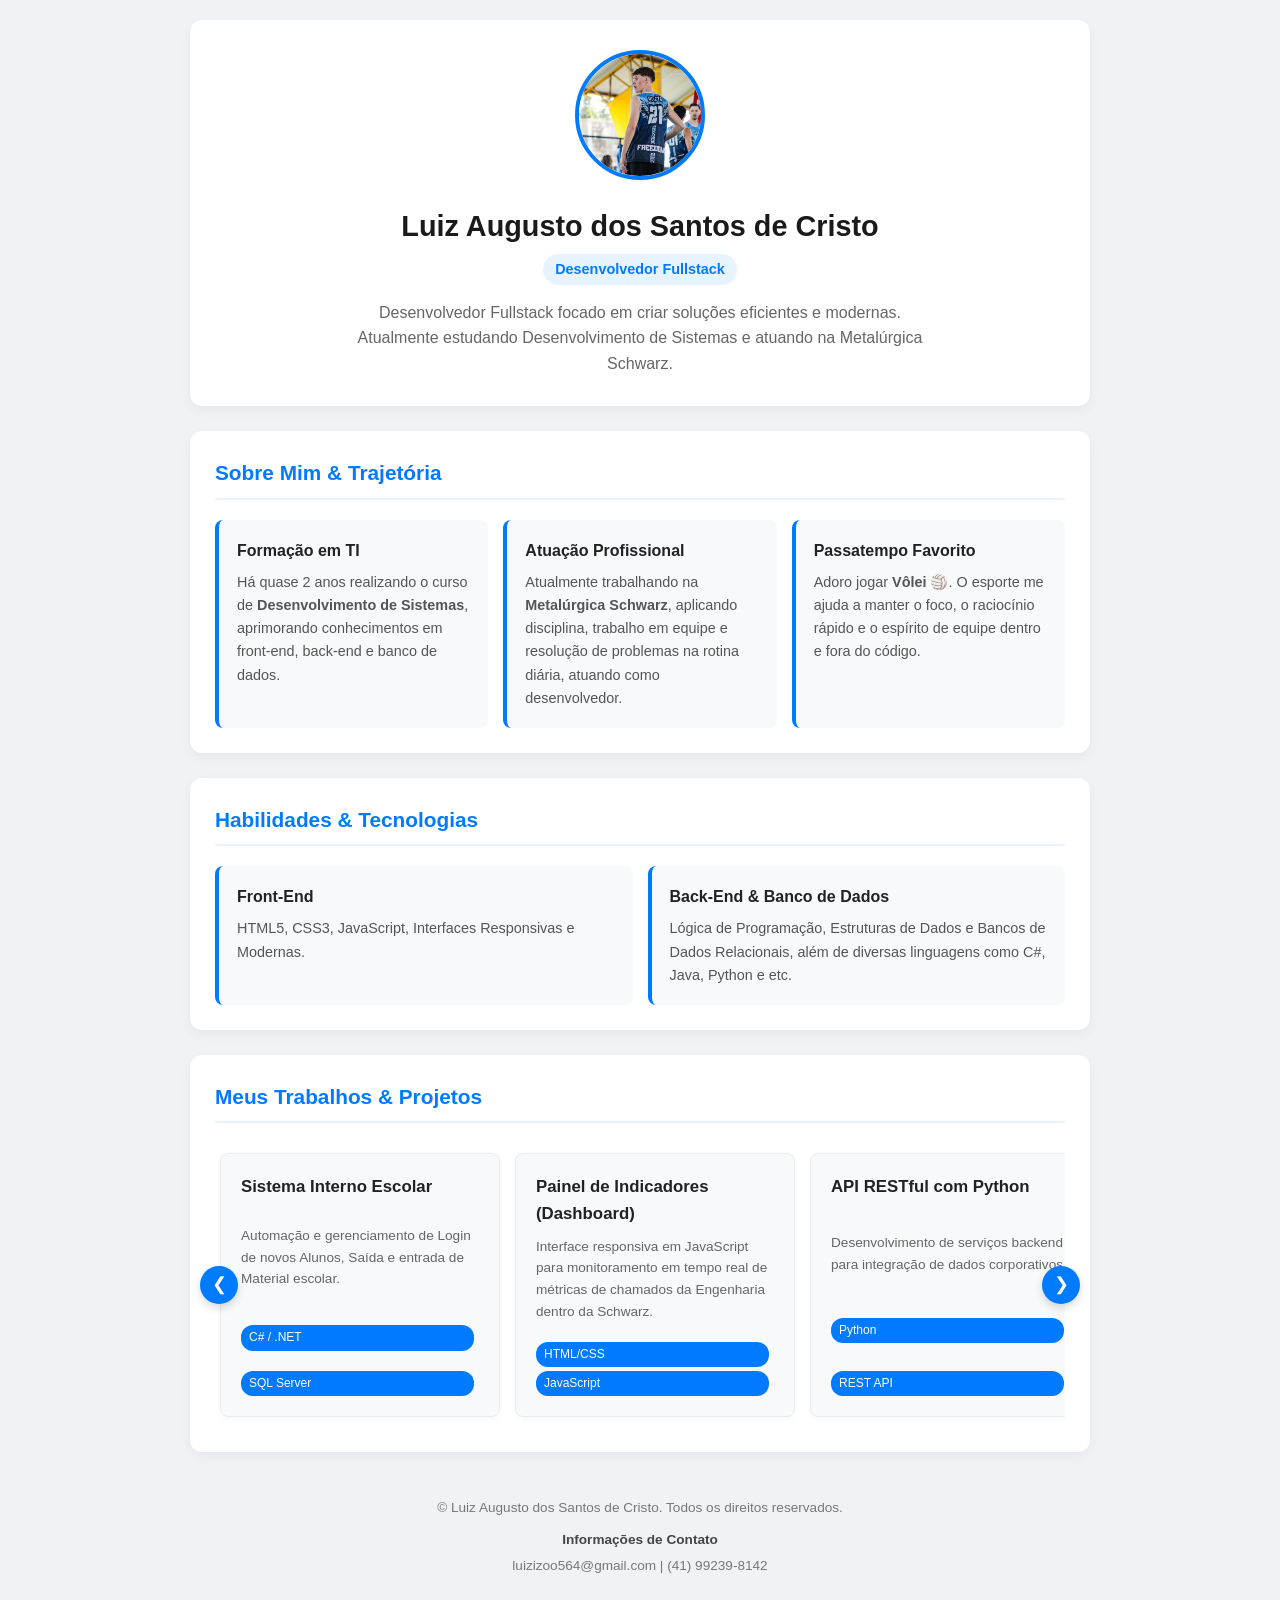
<file: index.html>
<!DOCTYPE html>
<html lang="pt-BR">

<head>
    <meta charset="UTF-8">
    <meta name="viewport" content="width=device-width, initial-scale=1.0">
    <title>Luiz Augusto | Portfólio</title>
    <link rel="stylesheet" href="style.css">
</head>

<body>

    <div class="container">

        <!-- CABEÇALHO / PERFIL -->
        <header class="hero">
            <div class="profile-container">
                <img src="foto.jpg" alt="Luiz Augusto dos Santos de Cristo" class="profile-img">
            </div>

            <h1>Luiz Augusto dos Santos de Cristo</h1>
            <span class="badge-title">Desenvolvedor Fullstack</span>

            <p class="bio">
                Desenvolvedor Fullstack focado em criar soluções eficientes e modernas. Atualmente estudando
                Desenvolvimento de Sistemas e atuando na Metalúrgica Schwarz.
            </p>
        </header>

        <!-- SOBRE MIM E EXPERIÊNCIA -->
        <section class="card">
            <h2 class="section-title">Sobre Mim & Trajetória</h2>
            <div class="grid-info">

                <div class="info-box">
                    <h3>Formação em TI</h3>
                    <p>Há quase 2 anos realizando o curso de <strong>Desenvolvimento de Sistemas</strong>, aprimorando
                        conhecimentos em front-end, back-end e banco de dados.</p>
                </div>

                <div class="info-box">
                    <h3>Atuação Profissional</h3>
                    <p>Atualmente trabalhando na <strong>Metalúrgica Schwarz</strong>, aplicando disciplina, trabalho em
                        equipe e resolução de problemas na rotina diária, atuando como desenvolvedor.</p>
                </div>

                <div class="info-box hobby-box">
                    <h3>Passatempo Favorito</h3>
                    <p>Adoro jogar <strong>Vôlei</strong> 🏐. O esporte me ajuda a manter o foco, o raciocínio rápido e
                        o espírito de equipe dentro e fora do código.</p>
                </div>

            </div>
        </section>

        <!-- SEÇÃO DE HABILIDADES TÉCNICAS -->
        <section class="card">
            <h2 class="section-title">Habilidades & Tecnologias</h2>
            <div class="grid-info">
                <div class="info-box">
                    <h3>Front-End</h3>
                    <p>HTML5, CSS3, JavaScript, Interfaces Responsivas e Modernas.</p>
                </div>
                <div class="info-box">
                    <h3>Back-End & Banco de Dados</h3>
                    <p>Lógica de Programação, Estruturas de Dados e Bancos de Dados Relacionais, além de diversas
                        linguagens como C#, Java, Python e etc.</p>
                </div>
            </div>
        </section>

        <!-- NOVA SEÇÃO: MEUS TRABALHOS (CARROSSEL COM ROLAGEM VIA JS) -->
        <section class="card">
            <h2 class="section-title">Meus Trabalhos & Projetos</h2>

            <div class="carousel-wrapper">
                <button class="carousel-btn prev-btn" id="prevBtn" aria-label="Anterior">&#10094;</button>

                <div class="carousel-container" id="carousel">
                    <!-- PROJETO 1 -->
                    <div class="project-card">
                        <h3>Sistema Interno Escolar</h3>
                        <p>Automação e gerenciamento de Login de novos Alunos, Saída e entrada de Material escolar.</p>
                        <span class="tech-tag">C# / .NET</span>
                        <span class="tech-tag">SQL Server</span>
                    </div>

                    <!-- PROJETO 2 -->
                    <div class="project-card">
                        <h3>Painel de Indicadores (Dashboard)</h3>
                        <p>Interface responsiva em JavaScript para monitoramento em tempo real de métricas de chamados
                            da Engenharia dentro da Schwarz.</p>
                        <span class="tech-tag">HTML/CSS</span>
                        <span class="tech-tag">JavaScript</span>
                    </div>

                    <!-- PROJETO 3 -->
                    <div class="project-card">
                        <h3>API RESTful com Python</h3>
                        <p>Desenvolvimento de serviços backend para integração de dados corporativos.</p>
                        <span class="tech-tag">Python</span>
                        <span class="tech-tag">REST API</span>
                    </div>

                    <!-- PROJETO 4 -->
                    <div class="project-card">
                        <h3>Aplicação de Gestão Java</h3>
                        <p>Sistema orientado a objetos para controle de dados e geração de relatórios.</p>
                        <span class="tech-tag">Java</span>
                        <span class="tech-tag">MySQL</span>
                    </div>
                </div>

                <button class="carousel-btn next-btn" id="nextBtn" aria-label="Próximo">&#10095;</button>
            </div>
        </section>

        <footer>
            <p>&copy; Luiz Augusto dos Santos de Cristo. Todos os direitos reservados.</p>
            <h4>Informações de Contato</h4>
            <p>luizizoo564@gmail.com | (41) 99239-8142</p>
        </footer>
    </div>

    <!-- SCRIPT JAVASCRIPT PARA A ROLAGEM DOS TRABALHOS -->
    <script>
        const carousel = document.getElementById('carousel');
        const prevBtn = document.getElementById('prevBtn');
        const nextBtn = document.getElementById('nextBtn');

        // Distância que o carrossel rola a cada clique
        const scrollAmount = 300;

        nextBtn.addEventListener('click', () => {
            carousel.scrollBy({
                left: scrollAmount,
                behavior: 'smooth'
            });
        });

        prevBtn.addEventListener('click', () => {
            carousel.scrollBy({
                left: -scrollAmount,
                behavior: 'smooth'
            });
        });
    </script>
</body>

</html>
</file>
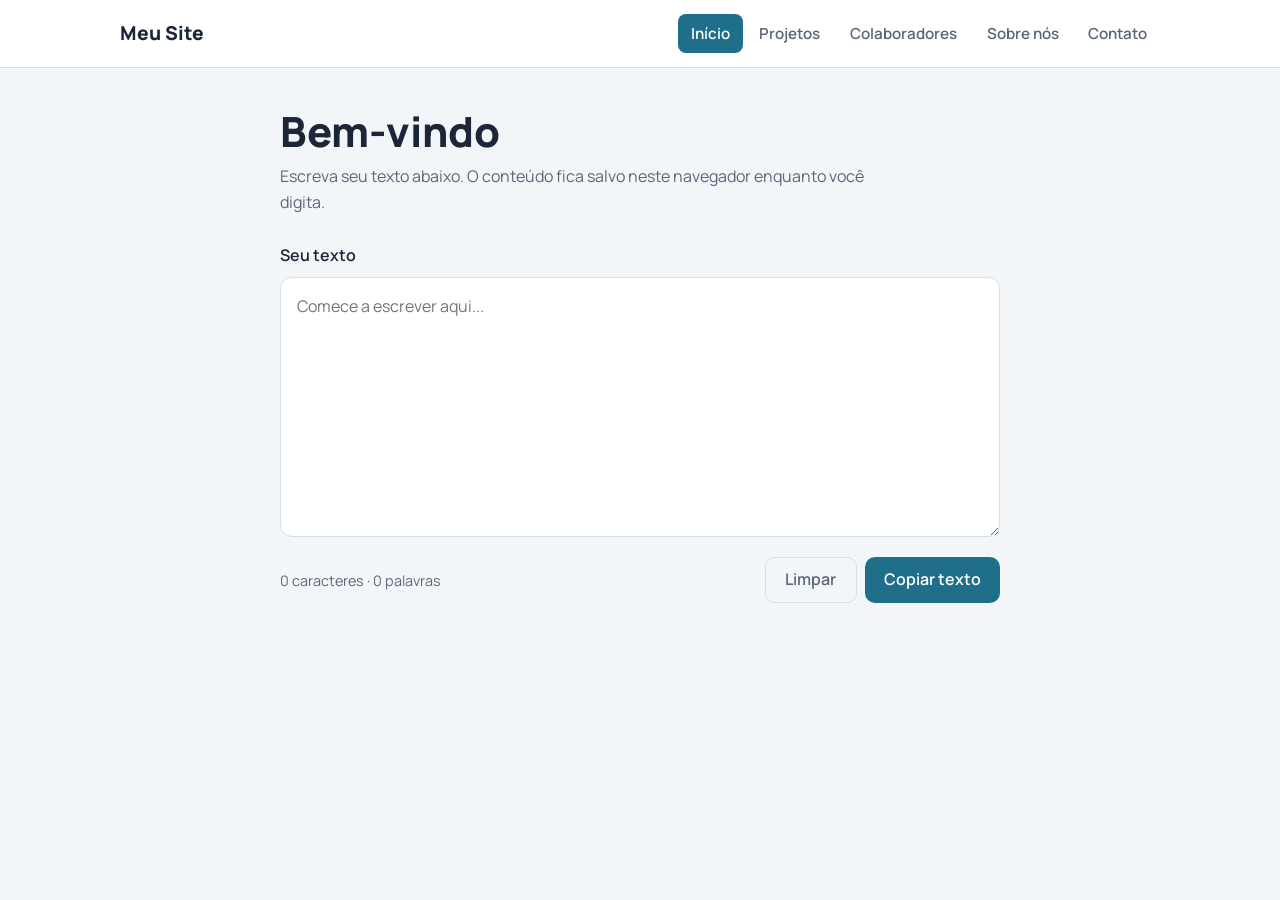
<file: SchwartzDevs's/SchwartzDevs.html>
<!DOCTYPE html>
<html lang="pt-BR">
<head>
<meta charset="UTF-8">
<meta name="viewport" content="width=device-width, initial-scale=1, viewport-fit=cover">
<title>Meu Site</title>
<link rel="preconnect" href="https://fonts.googleapis.com">
<link rel="preconnect" href="https://fonts.gstatic.com" crossorigin>
<link href="https://fonts.googleapis.com/css2?family=Manrope:wght@400;600;800&display=swap" rel="stylesheet">
<style>
  :root {
    --bg: #F3F6F9;
    --surface: #FFFFFF;
    --ink: #1B2638;
    --muted: #5B6778;
    --line: #D6DEE8;
    --accent: #1F6F8B;
    --accent-ink: #FFFFFF;
    box-sizing: border-box;
    padding-top: env(safe-area-inset-top, 0px);
    padding-bottom: env(safe-area-inset-bottom, 0px);
  }
  @media (prefers-color-scheme: dark) {
    :root:not([data-theme="light"]) {
      --bg: #121A24; --surface: #1A2431; --ink: #E7EDF4;
      --muted: #9AA7B8; --line: #2C3A4B; --accent: #5FB3CF; --accent-ink: #0E1620;
    }
  }
  :root[data-theme="dark"] {
    --bg: #121A24; --surface: #1A2431; --ink: #E7EDF4;
    --muted: #9AA7B8; --line: #2C3A4B; --accent: #5FB3CF; --accent-ink: #0E1620;
  }
  *, *::before, *::after { box-sizing: inherit; }
  html { scroll-padding-top: env(safe-area-inset-top, 0px); }
  body {
    margin: 0;
    background: var(--bg);
    color: var(--ink);
    font-family: "Manrope", system-ui, -apple-system, "Segoe UI", Roboto, sans-serif;
    line-height: 1.6;
  }

  /* Header */
  header {
    position: sticky;
    top: env(safe-area-inset-top, 0px);
    z-index: 10;
    background: var(--surface);
    border-bottom: 1px solid var(--line);
  }
  .bar {
    max-width: 1080px;
    margin: 0 auto;
    padding: 0.9rem 1.25rem;
    display: flex;
    align-items: center;
    justify-content: space-between;
    gap: 1rem;
    flex-wrap: wrap;
  }
  .logo {
    font-weight: 800;
    font-size: 1.2rem;
    color: var(--ink);
    text-decoration: none;
  }
  nav ul {
    list-style: none;
    margin: 0;
    padding: 0;
    display: flex;
    gap: 0.25rem;
    flex-wrap: wrap;
  }
  nav a {
    display: block;
    padding: 0.45rem 0.8rem;
    border-radius: 8px;
    color: var(--muted);
    text-decoration: none;
    font-weight: 600;
    font-size: 0.95rem;
  }
  nav a:hover { color: var(--ink); background: var(--bg); }
  nav a[aria-current="page"] { color: var(--accent-ink); background: var(--accent); }
  a:focus-visible, textarea:focus-visible, button:focus-visible {
    outline: 3px solid var(--accent);
    outline-offset: 2px;
  }

  /* Conteúdo */
  main {
    max-width: 760px;
    margin: 0 auto;
    padding: 2.5rem 1.25rem 4rem;
  }
  section[hidden] { display: none; }
  h1 {
    font-size: clamp(1.8rem, 5vw, 2.6rem);
    line-height: 1.15;
    margin: 0 0 0.5rem;
    font-weight: 800;
  }
  .intro { color: var(--muted); margin: 0 0 1.75rem; max-width: 60ch; }

  label { display: block; font-weight: 600; margin-bottom: 0.5rem; }
  textarea {
    width: 100%;
    min-height: 260px;
    resize: vertical;
    padding: 1rem;
    font: inherit;
    font-size: 1rem;
    color: var(--ink);
    background: var(--surface);
    border: 1px solid var(--line);
    border-radius: 12px;
  }
  .rodape-texto {
    display: flex;
    justify-content: space-between;
    align-items: center;
    margin-top: 0.75rem;
    gap: 1rem;
    flex-wrap: wrap;
  }
  .contador { color: var(--muted); font-size: 0.9rem; }
  button {
    font: inherit;
    font-weight: 600;
    padding: 0.6rem 1.2rem;
    border: none;
    border-radius: 10px;
    background: var(--accent);
    color: var(--accent-ink);
    cursor: pointer;
  }
  button.secundario { background: transparent; color: var(--muted); border: 1px solid var(--line); }
  .acoes { display: flex; gap: 0.5rem; }
  .aviso { color: var(--accent); font-weight: 600; min-height: 1.6em; margin-top: 0.5rem; }
</style>
</head>
<body>

<header>
  <div class="bar">
    <a href="#inicio" class="logo">Meu Site</a>
    <nav aria-label="Navegação principal">
      <ul>
        <li><a href="#inicio" data-alvo="inicio">Início</a></li>
        <li><a href="#projetos" data-alvo="projetos">Projetos</a></li>
        <li><a href="#colaboradores" data-alvo="colaboradores">Colaboradores</a></li>
        <li><a href="#sobre" data-alvo="sobre">Sobre nós</a></li>
        <li><a href="#contato" data-alvo="contato">Contato</a></li>
      </ul>
    </nav>
  </div>
</header>

<main>
  <section id="inicio">
    <h1>Bem-vindo</h1>
    <p class="intro">Escreva seu texto abaixo. O conteúdo fica salvo neste navegador enquanto você digita.</p>
    <label for="texto">Seu texto</label>
    <textarea id="texto" placeholder="Comece a escrever aqui..."></textarea>
    <div class="rodape-texto">
      <span class="contador" id="contador">0 caracteres · 0 palavras</span>
      <div class="acoes">
        <button type="button" class="secundario" id="limpar">Limpar</button>
        <button type="button" id="copiar">Copiar texto</button>
      </div>
    </div>
    <p class="aviso" id="aviso" role="status"></p>
  </section>

  <section id="projetos" hidden>
    <h1>Projetos</h1>
    <p class="intro">Aqui você pode apresentar os projetos em andamento e os já concluídos.</p>
  </section>

  <section id="colaboradores" hidden>
    <h1>Colaboradores</h1>
    <p class="intro">Apresente as pessoas que fazem parte da equipe e o papel de cada uma.</p>
  </section>

  <section id="sobre" hidden>
    <h1>Sobre nós</h1>
    <p class="intro">Conte a história, a missão e os valores da sua organização.</p>
  </section>

  <section id="contato" hidden>
    <h1>Contato</h1>
    <p class="intro">Coloque aqui e-mail, telefone, endereço e redes sociais.</p>
  </section>
</main>

<script>
  // Navegação entre seções
  const links = document.querySelectorAll("nav a[data-alvo]");
  const secoes = document.querySelectorAll("main section");

  function mostrar(id) {
    if (!document.getElementById(id)) id = "inicio";
    secoes.forEach(s => s.hidden = s.id !== id);
    links.forEach(a => {
      if (a.dataset.alvo === id) a.setAttribute("aria-current", "page");
      else a.removeAttribute("aria-current");
    });
    window.scrollTo(0, 0);
  }
  window.addEventListener("hashchange", () => mostrar(location.hash.slice(1)));
  mostrar(location.hash.slice(1) || "inicio");

  // Área de texto
  const texto = document.getElementById("texto");
  const contador = document.getElementById("contador");
  const aviso = document.getElementById("aviso");

  try { texto.value = localStorage.getItem("texto-salvo") || ""; } catch (e) {}

  function atualizar() {
    const v = texto.value;
    const palavras = v.trim() ? v.trim().split(/\s+/).length : 0;
    contador.textContent = `${v.length} caracteres · ${palavras} palavras`;
    try { localStorage.setItem("texto-salvo", v); } catch (e) {}
  }
  texto.addEventListener("input", atualizar);
  atualizar();

  function avisar(msg) {
    aviso.textContent = msg;
    setTimeout(() => aviso.textContent = "", 2000);
  }

  document.getElementById("limpar").addEventListener("click", () => {
    texto.value = "";
    atualizar();
    texto.focus();
    avisar("Texto apagado.");
  });

  document.getElementById("copiar").addEventListener("click", async () => {
    try {
      await navigator.clipboard.writeText(texto.value);
      avisar("Texto copiado.");
    } catch (e) {
      texto.select();
      document.execCommand("copy");
      avisar("Texto copiado.");
    }
  });
</script>
</body>
</html>
</file>
<file: style.css>
/* --- RESET E ESTILOS GERAIS --- */
* {
    margin: 0;
    padding: 0;
    box-sizing: border-box;
    font-family: 'Segoe UI', Tahoma, Geneva, Verdana, sans-serif;
}

body {
    background-color: #f0f2f5;
    color: #333;
    line-height: 1.6;
    padding: 20px;
}

.container {
    max-width: 900px;
    margin: 0 auto;
}

/* --- PERFIL / CABEÇALHO --- */
.hero {
    background-color: #ffffff;
    border-radius: 12px;
    padding: 30px;
    text-align: center;
    box-shadow: 0 4px 12px rgba(0, 0, 0, 0.05);
    margin-bottom: 25px;
}

.profile-container {
    margin-bottom: 15px;
}

.profile-img {
    width: 130px;
    height: 130px;
    border-radius: 50%;
    object-fit: cover;
    border: 4px solid #007bff;
}

.hero h1 {
    font-size: 1.8rem;
    color: #1a1a1a;
    margin-bottom: 5px;
}

.badge-title {
    display: inline-block;
    background-color: #e7f3ff;
    color: #007bff;
    font-weight: 600;
    padding: 4px 12px;
    border-radius: 20px;
    font-size: 0.9rem;
    margin-bottom: 15px;
}

.bio {
    max-width: 600px;
    margin: 0 auto;
    color: #666;
}

/* --- CARDS E SEÇÕES --- */
.card {
    background-color: #ffffff;
    border-radius: 12px;
    padding: 25px;
    box-shadow: 0 4px 12px rgba(0, 0, 0, 0.05);
    margin-bottom: 25px;
}

.section-title {
    font-size: 1.3rem;
    color: #007bff;
    margin-bottom: 20px;
    border-bottom: 2px solid #e7f3ff;
    padding-bottom: 8px;
}

.grid-info {
    display: grid;
    grid-template-columns: repeat(auto-fit, minmax(250px, 1fr));
    gap: 15px;
}

.info-box {
    background-color: #f8f9fa;
    padding: 18px;
    border-radius: 8px;
    border-left: 4px solid #007bff;
}

.info-box h3 {
    font-size: 1rem;
    margin-bottom: 8px;
    color: #222;
}

.info-box p {
    font-size: 0.9rem;
    color: #555;
}

/* --- CARROSSEL DE TRABALHOS (JAVASCRIPT) --- */
.carousel-wrapper {
    position: relative;
    display: flex;
    align-items: center;
}

.carousel-container {
    display: flex;
    gap: 15px;
    overflow-x: auto;
    scroll-behavior: smooth;
    padding: 10px 5px;
    width: 100%;
    /* Oculta as barras de rolagem padrão */
    scrollbar-width: none;
    /* Firefox */
    -ms-overflow-style: none;
    /* IE/Edge */
}

.carousel-container::-webkit-scrollbar {
    display: none;
    /* Chrome, Safari, Opera */
}

.project-card {
    min-width: 260px;
    max-width: 280px;
    background-color: #f8f9fa;
    border-radius: 8px;
    padding: 20px;
    border: 1px solid #e9ecef;
    box-shadow: 0 2px 5px rgba(0, 0, 0, 0.03);
    flex-shrink: 0;
    display: flex;
    flex-direction: column;
    justify-content: space-between;
}

.project-card h3 {
    font-size: 1.05rem;
    color: #222;
    margin-bottom: 8px;
}

.project-card p {
    font-size: 0.85rem;
    color: #666;
    margin-bottom: 15px;
}

.tech-tag {
    display: inline-block;
    background-color: #007bff;
    color: #ffffff;
    font-size: 0.75rem;
    padding: 3px 8px;
    border-radius: 12px;
    margin-right: 5px;
    margin-top: 4px;
}

.carousel-btn {
    background-color: #007bff;
    color: white;
    border: none;
    border-radius: 50%;
    min-width: 38px;
    height: 38px;
    cursor: pointer;
    font-size: 1.1rem;
    position: absolute;
    z-index: 10;
    box-shadow: 0 4px 8px rgba(0, 0, 0, 0.15);
    transition: background-color 0.2s, transform 0.2s;
}

.carousel-btn:hover {
    background-color: #0056b3;
    transform: scale(1.08);
}

.prev-btn {
    left: -15px;
}

.next-btn {
    right: -15px;
}

/* --- RODAPÉ --- */
footer {
    text-align: center;
    padding: 20px;
    color: #777;
    font-size: 0.85rem;
}

footer h4 {
    color: #444;
    margin-top: 10px;
    margin-bottom: 4px;
}

/* --- AJUSTES RESPONSIVOS --- */
@media (max-width: 600px) {
    .prev-btn {
        left: -8px;
    }

    .next-btn {
        right: -8px;
    }
}
</file>
